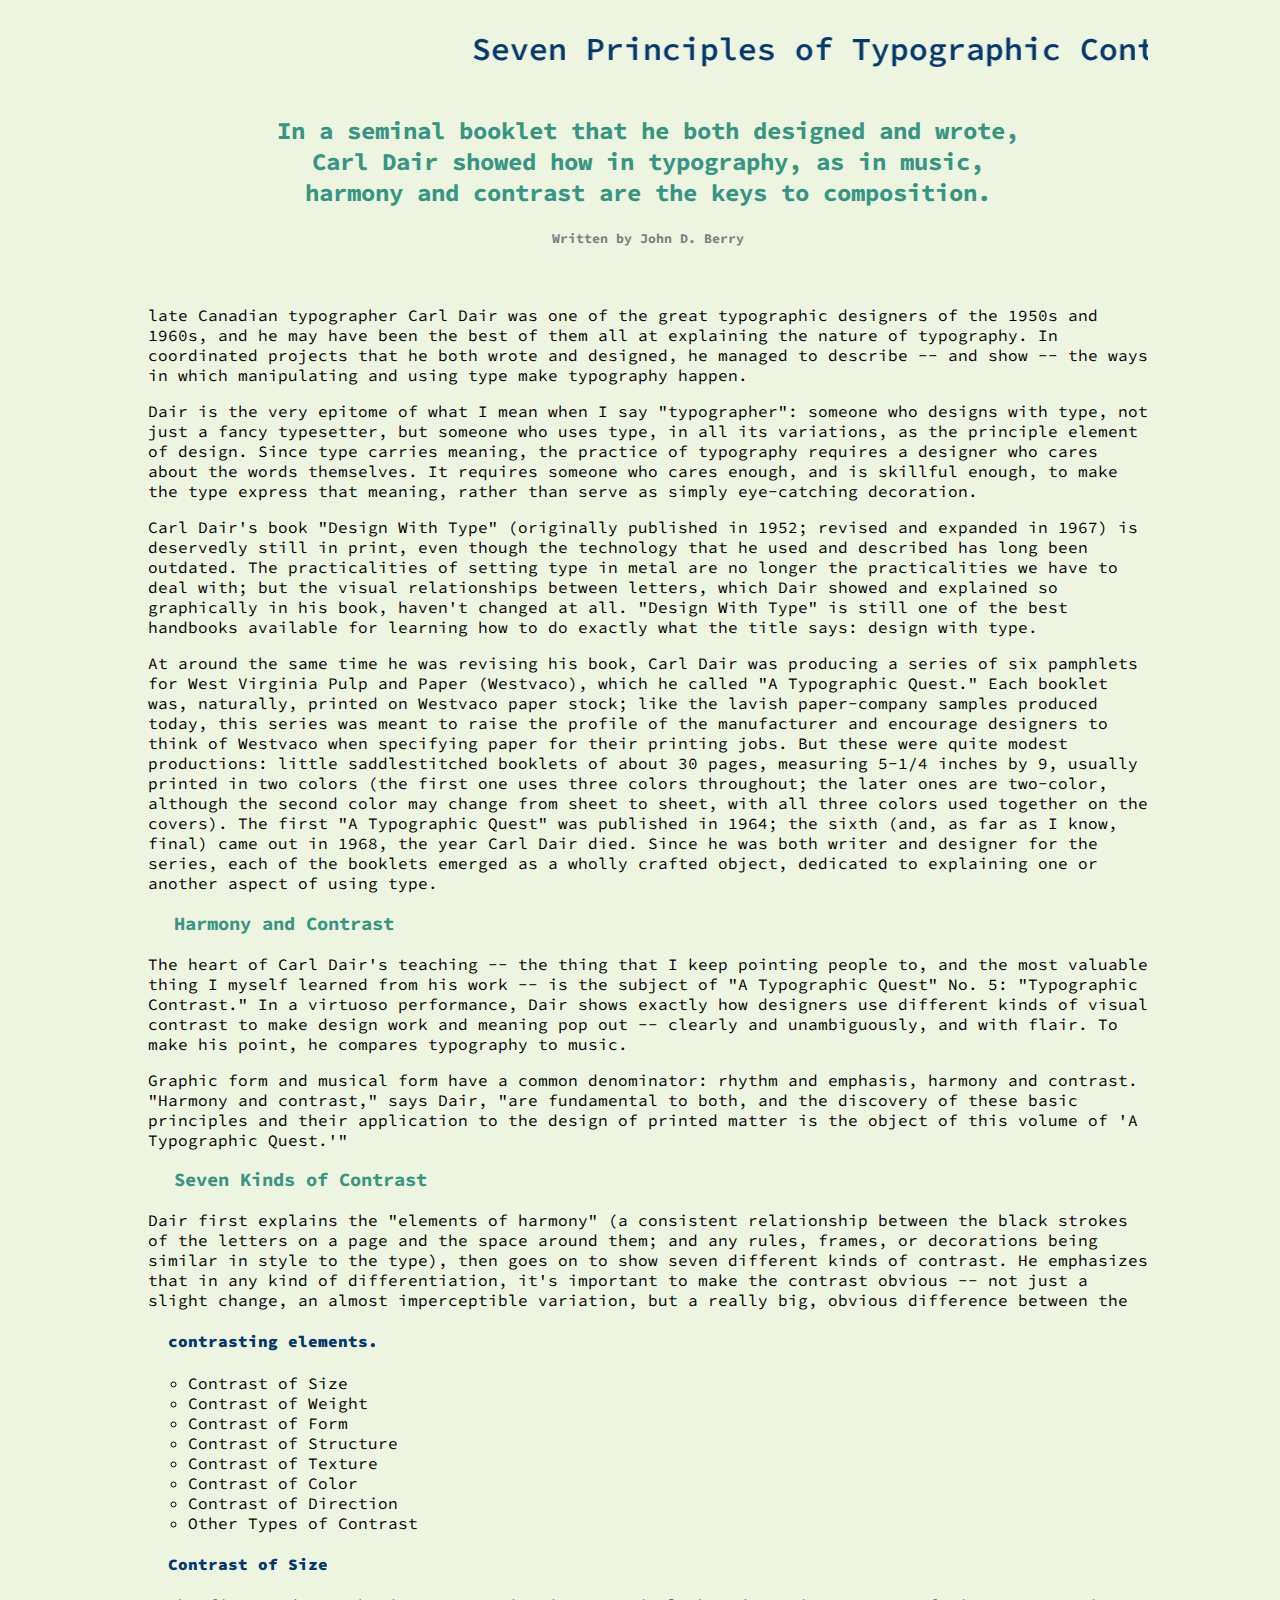
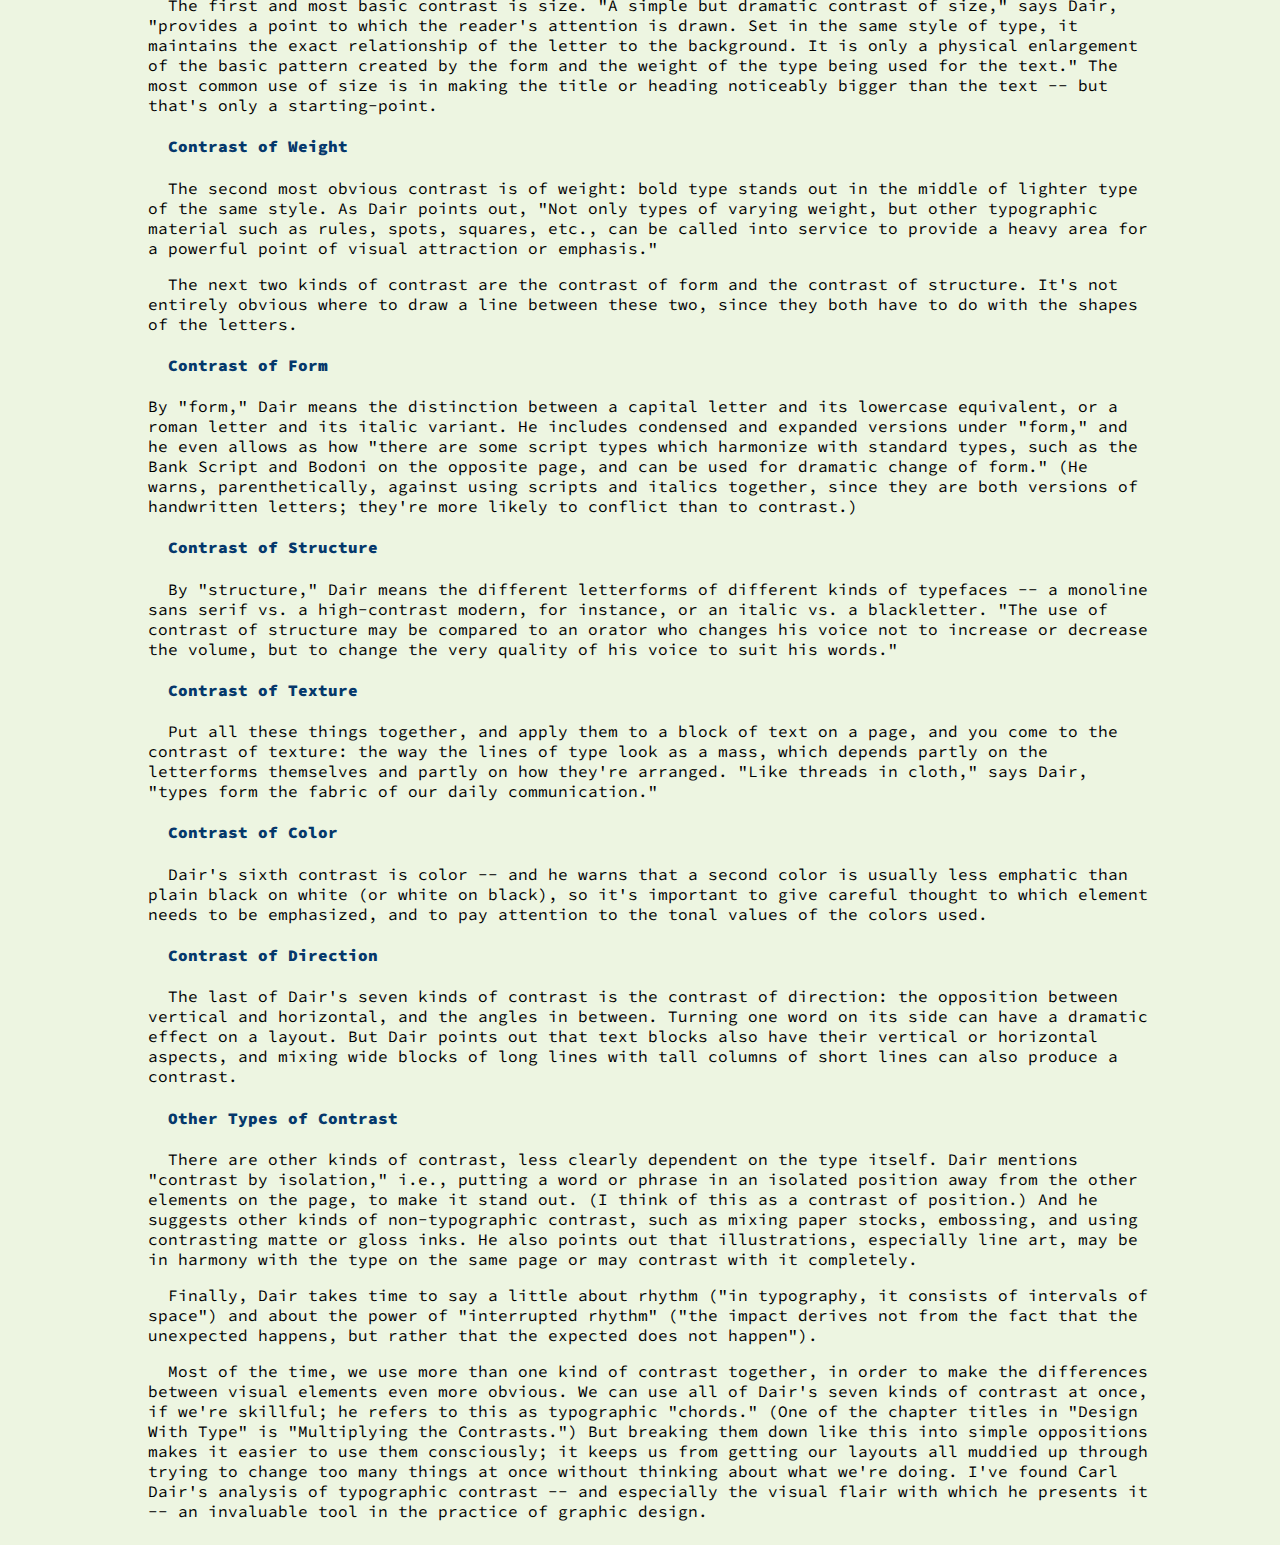
<file: e00sevenprinciple/index.html>
<!DOCTYPE html>
<html>
    <link href="https://fonts.googleapis.com/css?family=Source+Code+Pro:400,700,900" rel="stylesheet">
<head>
    <title>     Seven Principles of Typographic Contrast </title>
    <meta name="viewport" content="width=device-width, initial-scale=1.0">
    <link rel="shortcut icon" id="favicon" href="favicon.png">
    <style>
        h1 {color:#05386B;font-weight: 600; text-align:center;}
        h2 {color:#379683;size:18px; text-align:center;}
        h3 {color:#379683;text-indent: 26px; size:22px;}
        h4 {color:#05386B;text-indent: 20px; size:16px; font-weight:900;}
        h5 {color:grey; size:12px; text-align:center;}
        body {
            background-color: #EDF5E1;
            font-family: 'Source Code Pro', monospace;
            font-weight:400;
            }
        .wrapper{
            width:100vw;
            text-align: center;
            margin: 0;
            padding: 0;
        }
        ul {
            list-style-type: circle;
        }
        .titleText{
            display: inline-block;
            text-align:left;
            width: 80vw;
            max-width: 1000px;
            color:black;
            font-size: 16px;
        }
        .indBdy {text-indent:20px}
    </style>
</head>

<body>
    <div class="wrapper">
        <div class="titleText">
            <marquee behavior="alternate" scrollamount="3">
                <h1> Seven Principles of Typographic Contrast </h1>
            </marquee>
            <h2>
            In a seminal booklet that he both designed and wrote, <br>
            Carl Dair showed how in typography, as in music, <br>
            harmony and contrast are the keys to composition.
            </h2>
            <h5>
            Written by John D. Berry
            </h5>
            <br>
            <p></b> late Canadian typographer Carl Dair was one of the great typographic designers of the 1950s and 1960s, and he may have been the best of them all at explaining the nature of typography. In coordinated projects that he both wrote and designed, he managed to describe -- and show -- the ways in which manipulating and using type make typography happen.</p>

            <p>Dair is the very epitome of what I mean when I say "typographer": someone who designs with type, not just a fancy typesetter, but someone who uses type, in all its variations, as the principle element of design. Since type carries meaning, the practice of typography requires a designer who cares about the words themselves. It requires someone who cares enough, and is skillful enough, to make the type express that meaning, rather than serve as simply eye-catching decoration.</p>

            <p>Carl Dair's book "Design With Type" (originally published in 1952; revised and expanded in 1967) is deservedly still in print, even though the technology that he used and described has long been outdated. The practicalities of setting type in metal are no longer the practicalities we have to deal with; but the visual relationships between letters, which Dair showed and explained so graphically in his book, haven't changed at all. "Design With Type" is still one of the best handbooks available for learning how to do exactly what the title says: design with type.</p>

            <p>At around the same time he was revising his book, Carl Dair was producing a series of six pamphlets for West Virginia Pulp and Paper (Westvaco), which he called "A Typographic Quest." Each booklet was, naturally, printed on Westvaco paper stock; like the lavish paper-company samples produced today, this series was meant to raise the profile of the manufacturer and encourage designers to think of Westvaco when specifying paper for their printing jobs. But these were quite modest productions: little saddlestitched booklets of about 30 pages, measuring 5-1/4 inches by 9, usually printed in two colors (the first one uses three colors throughout; the later ones are two-color, although the second color may change from sheet to sheet, with all three colors used together on the covers). The first "A Typographic Quest" was published in 1964; the sixth (and, as far as I know, final) came out in 1968, the year Carl Dair died. Since he was both writer and designer for the series, each of the booklets emerged as a wholly crafted object, dedicated to explaining one or another aspect of using type.
            <p>

            <h3>Harmony and Contrast</h3>

            <p>The heart of Carl Dair's teaching -- the thing that I keep pointing people to, and the most valuable thing I myself learned from his work -- is the subject of "A Typographic Quest" No. 5: "Typographic Contrast." In a virtuoso performance, Dair shows exactly how designers use different kinds of visual contrast to make design work and meaning pop out -- clearly and unambiguously, and with flair. To make his point, he compares typography to music.</p>

            <p>Graphic form and musical form have a common denominator: rhythm and emphasis, harmony and contrast. "Harmony and contrast," says Dair, "are fundamental to both, and the discovery of these basic principles and their application to the design of printed matter is the object of this volume of 'A Typographic Quest.'"</p>

            <h3>Seven Kinds of Contrast</h3>

            <p>Dair first explains the "elements of harmony" (a consistent relationship between the black strokes of the letters on a page and the space around them; and any rules, frames, or decorations being similar in style to the type), then goes on to show seven different kinds of contrast. He emphasizes that in any kind of differentiation, it's important to make the contrast obvious -- not just a slight change, an almost imperceptible variation, but a really big, obvious difference between the</p>

            <div margin=20px>
                <h4> contrasting elements.</h4>

                    <ul>
                        <li> Contrast of Size </li>
                        <li> Contrast of Weight </li>
                        <li> Contrast of Form </li>
                        <li> Contrast of Structure </li>
                        <li> Contrast of Texture </li>
                        <li> Contrast of Color </li>
                        <li> Contrast of Direction </li>
                        <li> Other Types of Contrast </li>
                    </ul>
            </div>

            <h4>Contrast of Size</h4>

            <p class="indBdy">The first and most basic contrast is size. "A simple but dramatic contrast of size," says Dair, "provides a point to which the reader's attention is drawn. Set in the same style of type, it maintains the exact relationship of the letter to the background. It is only a physical enlargement of the basic pattern created by the form and the weight of the type being used for the text." The most common use of size is in making the title or heading noticeably bigger than the text -- but that's only a starting-point.</p>

            <h4>Contrast of Weight</h4>

            <p class="indBdy">The second most obvious contrast is of weight: bold type stands out in the middle of lighter type of the same style. As Dair points out, "Not only types of varying weight, but other typographic material such as rules, spots, squares, etc., can be called into service to provide a heavy area for a powerful point of visual attraction or emphasis."</p>

            <p class="indBdy">The next two kinds of contrast are the contrast of form and the contrast of structure. It's not entirely obvious where to draw a line between these two, since they both have to do with the shapes of the letters.</p>

            <h4 class="indBdy">Contrast of Form</h4>

            <p>By "form," Dair means the distinction between a capital letter and its lowercase equivalent, or a roman letter and its italic variant. He includes condensed and expanded versions under "form," and he even allows as how "there are some script types which harmonize with standard types, such as the Bank Script and Bodoni on the opposite page, and can be used for dramatic change of form." (He warns, parenthetically, against using scripts and italics together, since they are both versions of handwritten letters; they're more likely to conflict than to contrast.)</p>

            <h4>Contrast of Structure</h4>

            <p class="indBdy">By "structure," Dair means the different letterforms of different kinds of typefaces -- a monoline sans serif vs. a high-contrast modern, for instance, or an italic vs. a blackletter. "The use of contrast of structure may be compared to an orator who changes his voice not to increase or decrease the volume, but to change the very quality of his voice to suit his words."</p>

            <h4> Contrast of Texture</h4>

            <p class="indBdy">Put all these things together, and apply them to a block of text on a page, and you come to the contrast of texture: the way the lines of type look as a mass, which depends partly on the letterforms themselves and partly on how they're arranged. "Like threads in cloth," says Dair, "types form the fabric of our daily communication." </p>

            <h4>Contrast of Color</h4>

            <p class="indBdy"> Dair's sixth contrast is color -- and he warns that a second color is usually less emphatic than plain black on white (or white on black), so it's important to give careful thought to which element needs to be emphasized, and to pay attention to the tonal values of the colors used.</p>

            <h4>Contrast of Direction</h4>

            <p class="indBdy">The last of Dair's seven kinds of contrast is the contrast of direction: the opposition between vertical and horizontal, and the angles in between. Turning one word on its side can have a dramatic effect on a layout. But Dair points out that text blocks also have their vertical or horizontal aspects, and mixing wide blocks of long lines with tall columns of short lines can also produce a contrast.</p>

            <h4>Other Types of Contrast</h4>

            <p class="indBdy">There are other kinds of contrast, less clearly dependent on the type itself. Dair mentions "contrast by isolation," i.e., putting a word or phrase in an isolated position away from the other elements on the page, to make it stand out. (I think of this as a contrast of position.) And he suggests other kinds of non-typographic contrast, such as mixing paper stocks, embossing, and using contrasting matte or gloss inks. He also points out that illustrations, especially line art, may be in harmony with the type on the same page or may contrast with it completely.</p>

            <p class="indBdy">Finally, Dair takes time to say a little about rhythm ("in typography, it consists of intervals of space") and about the power of "interrupted rhythm" ("the impact derives not from the fact that the unexpected happens, but rather that the expected does not happen").</p>

            <p class="indBdy">Most of the time, we use more than one kind of contrast together, in order to make the differences between visual elements even more obvious. We can use all of Dair's seven kinds of contrast at once, if we're skillful; he refers to this as typographic "chords." (One of the chapter titles in "Design With Type" is "Multiplying the Contrasts.") But breaking them down like this into simple oppositions makes it easier to use them consciously; it keeps us from getting our layouts all muddied up through trying to change too many things at once without thinking about what we're doing. I've found Carl Dair's analysis of typographic contrast -- and especially the visual flair with which he presents it -- an invaluable tool in the practice of graphic design.</p>
        </div>
    </div>


</body>
</html>
</file>
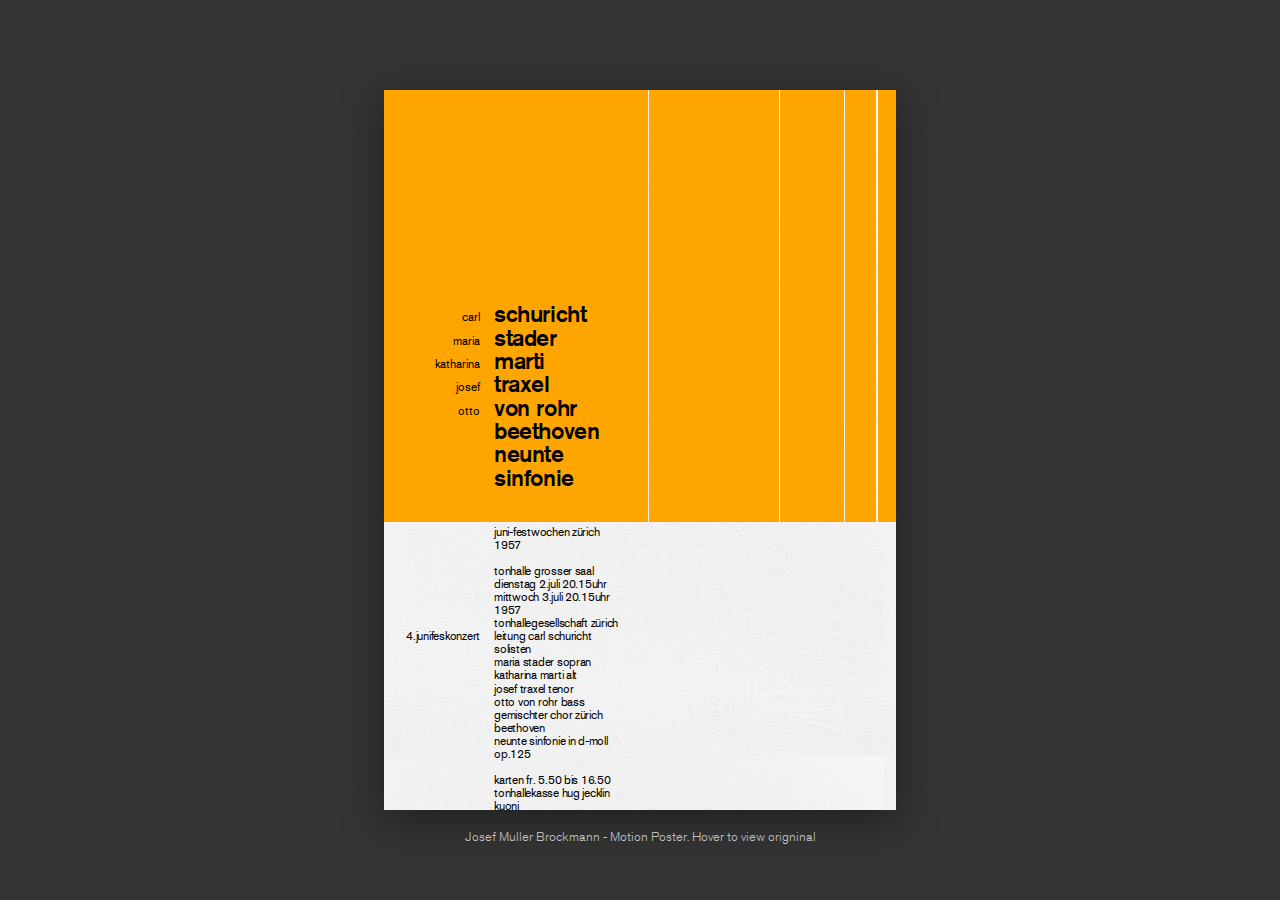
<file: e01mullerbrockmann/index.html>
<!doctype html>
<html lang="en">

<head>
    <title> Motion Poseter  </title>
    <link rel="shortcut icon" id="favicon" href="img/favicon.png">
    <meta charset="utf-8">
    <meta name="viewport" content="width=device-width, initial-scale=1.0">
    <link rel="stylesheet" href="css/styles.css">
</head>

<body>


    <div class="canvas z1">
        <div class="container graphicbox ">
            <div class="columns no5"></div>
            <div class="columns no4"></div>
            <div class="columns no3"></div>
            <div class="columns no2"></div>
            <div class="columns no1"></div>
        </div>
    </div>

    <div class="canvas z2">
        <div class="container textbox ">
            <div class="cell1">
                <ul class="type2">
                    <li>carl</li>
                    <li>maria</li>
                    <li>katharina</li>
                    <li>josef</li>
                    <li>otto</li>
                </ul>
            </div>
            <div class="cell2">
                <ul  class="type3">
                    <li>Schuricht</li>
                    <li>Stader</li>
                    <li>Marti</li>
                    <li>Traxel</li>
                    <li>Von rohr</li>
                    <li>Beethoven</li>
                    <li>Neunte sinfonie</li>
                </ul>
            </div>
            <div class="cell3">
                <ul  class="type1">
                    <br />
                    <br />
                    <br />
                    <br />
                    <br />
                    <br />
                    <br />
                    <br />
                    <li>4.junifeskonzert</li>
                </ul>
            </div>
            <div class="cell4">
                <ul class="type1">
                    <li>Juni-festwochen Zürich</li>
                    <li>1957</li>
                    <br />
                    <li>Tonhalle grosser Saal</li>
                    <li>Dienstag 2.juli 20.15uhr</li>
                    <li>Mittwoch 3.juli 20.15uhr</li>
                    <li>1957</li>
                    <li>tonhallegesellschaft zürich</li>
                    <li>leitung carl schuricht</li>
                    <li>solisten</li>
                    <li>maria stader sopran</li>
                    <li>katharina marti alt</li>
                    <li>josef traxel tenor</li>
                    <li>otto von rohr bass</li>
                    <li>gemischter chor zürich</li>
                    <li>beethoven</li>
                    <li>neunte sinfonie in d-moll</li>
                    <li>op.125</li>
                    <br />
                    <li>karten fr. 5.50 bis 16.50</li>
                    <li>tonhallekasse hug jecklin</li>
                    <li>kuoni</li>
                </ul>
            </div>
        </div>
    </div>

    <div class="canvas z3">
        <div class="container origninal">
            <img src="./img/poster.jpg" class="checker" >
        </div>
    </div>

    <div class="descpText z0">
        <p>
            Josef Muller Brockmann - Motion Poster. Hover to view origninal
        </p>
    </div>



</body>

</html>
</file>
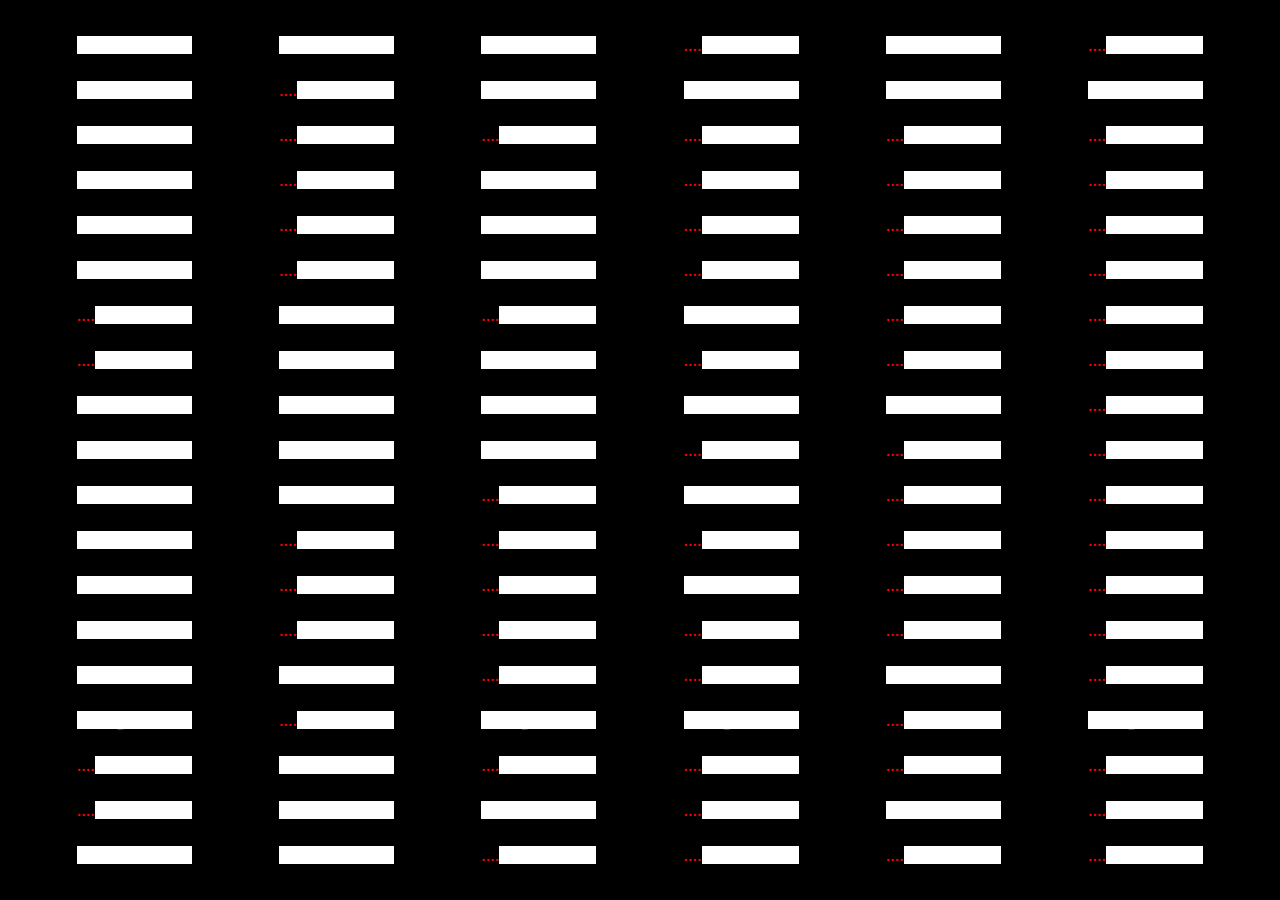
<file: p01lyrics/index.html>
<!doctype html>
<html lang="en">

<head>
    <title> Harder Better Stronger Faster </title>
    <link rel="shortcut icon" id="favicon" href="img/favicon.png">
    <meta name="viewport" content="width=device-width, initial-scale=1.0" charset="utf-8">
    <link rel="stylesheet" href="css/styles.css">
</head>
<body>
    <div class="bodyAligner">
        <div class="wrapper">
            <div class="columns c1">
                <div class="cell"><p>After</p><div class="tAfter"></div></div>
                <div class="cell"><p>Better</p><div class="tBetter"></div></div>
                <div class="cell"><p>Do</p><div class="tDo"></div></div>
                <div class="cell"><p>Ever</p><div class="tEver"></div></div>
                <div class="cell"><p>Faster</p><div class="tFaster"></div></div>
                <div class="cell"><p>Harder</p><div class="tHarder"></div></div>
                <div class="cell"><p>....</p><div class="Blnk"></div></div>
                <div class="cell"><p>....</p><div class="Blnk"></div></div>
                <div class="cell"><p>It</p><div class="tIt"></div></div>
                <div class="cell"><p>Make</p><div class="tMake"></div></div>
                <div class="cell"><p>Makes</p><div class="tMakes"></div></div>
                <div class="cell"><p>More</p><div class="tMore"></div></div>
                <div class="cell"><p>Never</p><div class="tNever"></div></div>
                <div class="cell"><p>Our</p><div class="tOur"></div></div>
                <div class="cell"><p>Over</p><div class="tOver"></div></div>
                <div class="cell"><p>Stronger</p><div class="tStronger"></div></div>
                <div class="cell"><p>....</p><div class="Blnk"></div></div>
                <div class="cell"><p>....</p><div class="Blnk"></div></div>
                <div class="cell"><p>Work</p><div class="tWork"></div></div>
            </div>

            <div class="columns c2">
                <div class="cell"><p>After</p><div class="tAfter"></div></div>
                <div class="cell"><p>....</p><div class="Blnk"></div></div>
                <div class="cell"><p>....</p><div class="Blnk"></div></div>
                <div class="cell"><p>....</p><div class="Blnk"></div></div>
                <div class="cell"><p>....</p><div class="Blnk"></div></div>
                <div class="cell"><p>....</p><div class="Blnk"></div></div>
                <div class="cell"><p>Hour</p><div class="tHour"></div></div>
                <div class="cell"><p>Is</p><div class="tIs"></div></div>
                <div class="cell"><p>It</p><div class="tIt"></div></div>
                <div class="cell"><p>Make</p><div class="tMake"></div></div>
                <div class="cell"><p>Makes</p><div class="tMakes"></div></div>
                 <div class="cell"><p>....</p><div class="Blnk"></div></div>
                <div class="cell"><p>....</p><div class="Blnk"></div></div>
                <div class="cell"><p>....</p><div class="Blnk"></div></div>
                <div class="cell"><p>Over</p><div class="tOver"></div></div>
                <div class="cell"><p>....</p><div class="Blnk"></div></div>
                <div class="cell"><p>Than</p><div class="tThan"></div></div>
                <div class="cell"><p>Us</p><div class="tUs"></div></div>
                <div class="cell"><p>Work</p><div class="tWork"></div></div>
            </div>

            <div class="columns c3">
                <div class="cell"><p>After</p><div class="tAfter"></div></div>
                <div class="cell"><p>Better</p><div class="tBetter"></div></div>
                <div class="cell"><p>....</p><div class="Blnk"></div></div>
                <div class="cell"><p>Ever</p><div class="tEver"></div></div>
                <div class="cell"><p>Faster</p><div class="tFaster"></div></div>
                <div class="cell"><p>Harder</p><div class="tHarder"></div></div>
                <div class="cell"><p>....</p><div class="Blnk"></div></div>
                <div class="cell"><p>Is</p><div class="tIs"></div></div>
                <div class="cell"><p>It</p><div class="tIt"></div></div>
                <div class="cell"><p>Make</p><div class="tMake"></div></div>
                <div class="cell"><p>....</p><div class="Blnk"></div></div>
                <div class="cell"><p>....</p><div class="Blnk"></div></div>
                <div class="cell"><p>....</p><div class="Blnk"></div></div>
                <div class="cell"><p>....</p><div class="Blnk"></div></div>
                <div class="cell"><p>....</p><div class="Blnk"></div></div>
                <div class="cell"><p>Stronger</p><div class="tStronger"></div></div>
                <div class="cell"><p>....</p><div class="Blnk"></div></div>
                <div class="cell"><p>Us</p><div class="tUs"></div></div>
                <div class="cell"><p>....</p><div class="Blnk"></div></div>
            </div>

            <div class="columns c4">
                <div class="cell"><p>....</p><div class="Blnk"></div></div>
                <div class="cell"><p>Better</p><div class="tBetter"></div></div>
                <div class="cell"><p>....</p><div class="Blnk"></div></div>
                <div class="cell"><p>....</p><div class="Blnk"></div></div>
                <div class="cell"><p>....</p><div class="Blnk"></div></div>
                <div class="cell"><p>....</p><div class="Blnk"></div></div>
                <div class="cell"><p>Hour</p><div class="tHour"></div></div>
                <div class="cell"><p>....</p><div class="Blnk"></div></div>
                <div class="cell"><p>It</p><div class="tIt"></div></div>
                <div class="cell"><p>....</p><div class="Blnk"></div></div>
                <div class="cell"><p>Makes</p><div class="tMakes"></div></div>
                <div class="cell"><p>....</p><div class="Blnk"></div></div>
                <div class="cell"><p>Never</p><div class="tNever"></div></div>
                <div class="cell"><p>....</p><div class="Blnk"></div></div>
                <div class="cell"><p>....</p><div class="Blnk"></div></div>
                <div class="cell"><p>Stronger</p><div class="tStronger"></div></div>
                <div class="cell"><p>....</p><div class="Blnk"></div></div>
                <div class="cell"><p>....</p><div class="Blnk"></div></div>
                <div class="cell"><p>....</p><div class="Blnk"></div></div>
            </div>

            <div class="columns c5">
                <div class="cell"><p>After</p><div class="tAfter"></div></div>
                <div class="cell"><p>Better</p><div class="tBetter"></div></div>
                <div class="cell"><p>....</p><div class="Blnk"></div></div>
                <div class="cell"><p>....</p><div class="Blnk"></div></div>
                <div class="cell"><p>....</p><div class="Blnk"></div></div>
                <div class="cell"><p>....</p><div class="Blnk"></div></div>
                <div class="cell"><p>....</p><div class="Blnk"></div></div>
                <div class="cell"><p>....</p><div class="Blnk"></div></div>
                <div class="cell"><p>It</p><div class="tIt"></div></div>
                <div class="cell"><p>....</p><div class="Blnk"></div></div>
                <div class="cell"><p>....</p><div class="Blnk"></div></div>
                <div class="cell"><p>....</p><div class="Blnk"></div></div>
                <div class="cell"><p>....</p><div class="Blnk"></div></div>
                <div class="cell"><p>....</p><div class="Blnk"></div></div>
                <div class="cell"><p>Over</p><div class="tOver"></div></div>
                <div class="cell"><p>....</p><div class="Blnk"></div></div>
                <div class="cell"><p>....</p><div class="Blnk"></div></div>
                <div class="cell"><p>Us</p><div class="tUs"></div></div>
                <div class="cell"><p>....</p><div class="Blnk"></div></div>
            </div>

            <div class="columns c6">
                <div class="cell"><p>....</p><div class="Blnk"></div></div>
                <div class="cell"><p>Better</p><div class="tBetter"></div></div>
                <div class="cell"><p>....</p><div class="Blnk"></div></div>
                <div class="cell"><p>....</p><div class="Blnk"></div></div>
                <div class="cell"><p>....</p><div class="Blnk"></div></div>
                <div class="cell"><p>....</p><div class="Blnk"></div></div>
                <div class="cell"><p>....</p><div class="Blnk"></div></div>
                <div class="cell"><p>....</p><div class="Blnk"></div></div>
                <div class="cell"><p>....</p><div class="Blnk"></div></div>
                <div class="cell"><p>....</p><div class="Blnk"></div></div>
                <div class="cell"><p>....</p><div class="Blnk"></div></div>
                <div class="cell"><p>....</p><div class="Blnk"></div></div>
                <div class="cell"><p>....</p><div class="Blnk"></div></div>
                <div class="cell"><p>....</p><div class="Blnk"></div></div>
                <div class="cell"><p>....</p><div class="Blnk"></div></div>
                <div class="cell"><p>Stronger</p><div class="tStronger"></div></div>
                <div class="cell"><p>....</p><div class="Blnk"></div></div>
                <div class="cell"><p>....</p><div class="Blnk"></div></div>
                <div class="cell"><p>....</p><div class="Blnk"></div></div>
            </div>
        </div>
    </div>
    <!-- <iframe src="./sound/harderbetter.mp3" allow="autoplay" id="audio" style="display:none"></iframe> -->


</body>
</html>
</file>
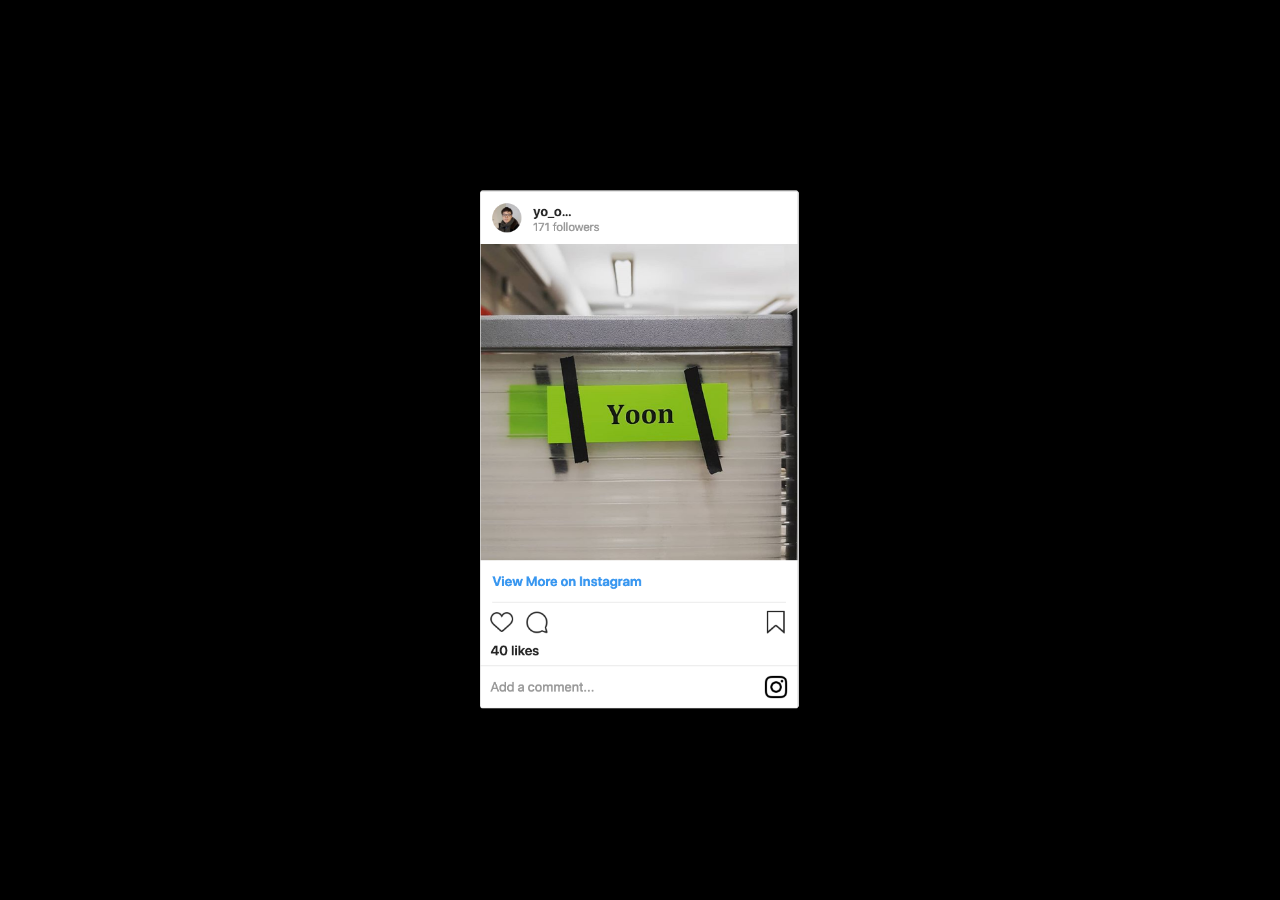
<file: about.html>
<!doctype html>
<html lang="en">

<head>
    <title> check me out on Instagram </title>
    <link rel="shortcut icon" id="favicon" href="img/favicon_about.png">
    <!-- <meta http-equiv='refresh' content='0; URL=http://www.instagram.com/yo_onkim/'> -->
    <meta charset="utf-8">
    <meta name="viewport" content="width=device-width, initial-scale=1.0">
    <style>
    body{
        margin: 0;
        padding:0;
        overflow: hidden;
    }
    div{
        width:100vw;
        height: 100vh;
        display: flex;
        flex-direction: column;
        justify-content: center;
        align-items: center;
        background-color: black;
    }
    a{
        color:grey;
        text-decoration: none;
        font-family: sans-serif;
        text-align: center;
        font-size: 1.5em;
        line-height: 1.5em;
    }
    img{ height:60vh;}
    </style>

</head>

<body>
    <a href="https://www.instagram.com/yo_onkim/" target="_blank">
        <div>
            <img src="./img/aboutfake.png" />
            <!-- <br />
            This was originally a live embeded instagram post, <br />
            but since Github doesn't allow instagram post embedding, <br />
            I've just put an image. Click to check me out on Instagram. -->
        </div>
    </a>
</body>

</html>
</file>
<file: e01mullerbrockmann/css/styles.css>
/* Global Elment
-----------------------*/

* {
    margin: 0;
    padding: 0;
    border: 0;
}

@font-face {
    font-family: 'akzidenz-grotesk_bq_lightRg';
    src: url('../fonts/akzidenzgrotesk-light-webfont.woff2') format('woff2'),
         url('../fontsakzidenzgrotesk-light-webfont.woff') format('woff');
    font-weight: normal;
    font-style: normal;
}
@font-face {
    font-family: 'akzidenz-grotesk_bqmedium';
    src: url('../fonts/akzidenzgrotesk-medium-webfont.woff2') format('woff2'),
         url('../fonts/akzidenzgrotesk-medium-webfont.woff') format('woff');
    font-weight: normal;
    font-style: normal;
}
@font-face {
    font-family: 'akzidenz-grotesk_bqregular';
    src: url('../fonts/akzidenzgrotesk-regular-webfont.woff2') format('woff2'),
         url('../fonts/akzidenzgrotesk-regular-webfont.woff') format('woff');
    font-weight: normal;
    font-style: normal;
}


body {
    text-align: center;
    background-color: rgb(52, 52, 52);
    text-transform: lowercase;
}

/* Z-Index Index
-----------------------*/
.z1 {z-index: 1;}
.z2 {z-index: 2;}
.z3 {z-index: 3;}
.z0 {z-index: 0;}


/* Layout
-----------------------*/
.canvas {
    height:100vh;
    width:100vw;
    display: flex;
    justify-content: center;
    position: absolute;
}

.descpText {
    height:100vh;
    width:100vw;
    overflow: hidden;
    text-transform: none;
    display: flex;
    align-items: flex-end;
    justify-content: center;
    font-size: 1.4vh;
    line-height: 14vh;
    color: lightgrey;
    font-weight: 400;
    font-family: 'akzidenz-grotesk_bq_lightRg', sans-serif;
}
.container {
    height :80vh;
    width : calc(80*0.71vh);
    min-width: width : calc(80*0.71vh);
    margin: 10vh;
    flex-shrink: 0;
}

.graphicbox {
    box-shadow: 0px 10px 40px rgba(0, 0, 0, 0.4);
    background-color: rgba(247, 247, 247, 1);
    display:flex;
    justify-content: space-between;
    background-repeat: repeat;
    background-image: url(../img/paperBg.jpeg);
}

.columns {
    background-color: orange;
    height : 48vh;
    color: blue;
}

.no1 { width : 3.5%;  margin: 0; animation: piston 1.5s 0.8s ease-in-out infinite;}
.no2 { width : 6.0%;  margin: 0; animation: piston 1.5s 0.47s ease-in-out infinite;}
.no3 { width : 12.5%; margin: 0; animation: piston 1.5s 0.2s ease-in-out infinite;}
.no4 { width : 25.3%; margin: 0; animation: piston 1.5s 0.4s ease-in-out infinite;}
.no5 { width : 51.5%; margin: 0; animation: piston 1.5s 0.8s ease-in-out  infinite;}

@keyframes piston {
  000% {margin: 00vh 0 0 0;}
  025% {margin: 32vh 0 0 0;}
  100% {margin: 00vh 0 0 0;}
}

.textbox {
    /* Background-color: rgba(68, 191, 236, 0.53);  /* for Testing Only */ */
    top:-100vh;
    display:grid;
    grid-template-columns: 18.7% 2.8% 30% auto;
    grid-template-rows: 29.5% 0.55% 30.5% auto;
}

.cell1 {
    grid-column: 1 /2;
    grid-row: 3/4;
    text-align: right;
}
.cell2 {
    grid-column: 3/4;
    grid-row: 2/4;
    text-align: left;
}
.cell3 {
    grid-column: 1 /2;
    grid-row: 4/5;
    text-align: right;
}
.cell4 {
    grid-column: 3 /4;
    grid-row: 4/5;
    text-align: left;
}

ul { list-style-type: none; }

.type1{
    font-size: 1.28vh;
    line-height:1.45vh;
    letter-spacing: -0.03vh;
    font-family: 'akzidenz-grotesk_bqregular', sans-serif;
    }
.type2{
    font-size: 1.3vh;
    line-height:2.59vh;
    font-family: 'akzidenz-grotesk_bqregular', sans-serif;
    }
.type3{
    font-size: 2.5vh;
    line-height:2.59vh;
    letter-spacing: -0.05vh;
    font-family: 'akzidenz-grotesk_bqmedium', sans-serif;
    }


.origninal{
    top:-200vh;
    background-image: none;
    background-size: cover;
    transition: 0.5s;
}

.checker {
    max-width: 100%;
    opacity: 0;
    transition: 0.5s;
    filter: invert(0);
}
.checker:hover {
    opacity: 1;
    transition: 0.7s;
}
</file>
<file: p01lyrics/css/styles.css>
/* Global elements
-----------------------*/
@font-face {
  font-family: 'PFDin-Regular5';
  src: url('font/PFDin-Regular5.eot') format('embedded-opentype');
}

body{ margin: 0px; font: 2vh 'PFDin'; background-color: black;
    display:flex; align-items: center;}
div { box-sizing: border-box;}

.bodyAligner{
    width:100vw;
    height:100vh;
    display:flex;
    align-items: center;
    justify-content: center;
    overflow: auto;
}

.wrapper {
    /* background-color: lightgreen;  /*TESTER-*/ */
    height:90vh;
    display:flex;
    align-items: flex-start;

}
.columns {
    /* background-color:yellow; /*TESTER-*/ */
    background-color: white;
    width:9vw;
    min-width: 80px;
    margin: 0 3.4vw;
    display:flex;
    align-content: center;
    justify-content: center;
    flex-direction: column;
}
.cell{
    /* background-color:lightgrey; /*TESTER-*/ */
    background-color: white;
    width:100%;
    height:4vh;
    min-height: 20px;
    margin: 0.5vh 0;
    display: table;
    position: relative;
    color:red;
    display:flex;
    align-items: center;
}
.cell>p{
    display: table-cell;
    vertical-align: middle
}
div[class^="t"]{
    background-color: #ffffff;
    position:absolute;
    width: 9vw;
    min-width: 80px;
    height: 2vh;
    min-height: 10px;
    right:0;
    top:25%;
    transition: 0.2s; ease-in-out; */
    opacity: 0.4;
}

div[class="Blnk"]{
    background-color: #ffffff;
    width: 9vw;
    min-width: 80px;
    height: 2vh;
    min-height: 10px;
    animation-name: hue;
    animation-duration: 1s;
    animation-iteration-count: infinite;
    animation-direction: alternate;
  }


div[class^="tW"]{animation: autoreveal 8s 1s  infinite;}
div[class="tIt"]{animation: autoreveal3 8s 1.5s  infinite;}

div[class="tMake"]{animation: autoreveal 8s 3s  infinite;}

div[class^="tD"]{animation: autoreveal 8s 5s  infinite;}

div[class="tMakes"]{animation: autoreveal 8s 7s  infinite;}
div[class^="tU"]{animation: autoreveal4 8s 7.7s  infinite;}


/* 20 words class
-----------------------*/

div.tAfter:hover    { width:2vw; min-width: 30px; background-color: red;}
div.tBetter:hover   { width:2vw; min-width: 30px; background-color: red;}
div.tDo:hover       { width:6vw; min-width: 30px; background-color: red;}
div.tEver:hover     { width:5vw; min-width: 30px; background-color: red;}/* TEMP:  */
div.tFaster:hover   { width:2vw; min-width: 30px; background-color: red;}
div.tHarder:hover   { width:2vw; min-width: 30px; background-color: red;}
div.tHour:hover     { width:4vw; min-width: 30px; background-color: red;}
div.tIs:hover       { width:6vw; min-width: 90px; background-color: red;}
div.tIt:hover       { width:6vw; min-width: 90px; background-color: red;}
div.tMake:hover     { width:4vw; min-width: 30px; background-color: red;}
div.tMakes:hover    { width:3vw; min-width: 30px; background-color: red;}
div.tMore:hover     { width:4vw; min-width: 30px; background-color: red;}
div.tNever:hover    { width:3vw; min-width: 30px; background-color: red;}
div.tOur:hover      { width:5vw; min-width: 30px; background-color: red;}
div.tOver:hover     { width:4vw; min-width: 30px; background-color: red;}
div.tStronger:hover { width:1vw; min-width: 30px; background-color: red;}
div.tThan:hover     { width:4vw; min-width: 30px; background-color: red;}
div.tUs:hover       { width:5vw; min-width: 90px; background-color: red;}
div.tWork:hover     { width:4vw; min-width: 30px; background-color: red;}

@keyframes hue {
  from {background-color: blue;}
  50% {background-color: lightgreen;}
  to {background-color: yellow;}
}

@keyframes autoreveal {
    7%   {width:2vw; min-width: 30px; background-color: green;}
    14%  {width:9vw; min-width: 80px; background-color: white;}
    100% {width:9vw; min-width: 80px; background-color: white;}
}

@keyframes autoreveal2 {
    5%   {width:4vw; min-width: 30px; background-colored: green;}
    10%  {width:9vw; min-width: 80px; background-color: white;}
    100% {width:9vw; min-width: 80px; background-color: white;}
}

@keyframes autoreveal3 {
    5%   {width:4vw; min-width: 30px; background-color: blue;}
    10%  {width:9vw; min-width: 80px; background-color: white;}
    28%  {width:9vw; min-width: 80px; background-color: white;}
    33%  {width:4vw; min-width: 30px; background-color: blue;}
    38%  {width:9vw; min-width: 80px; background-color: white;}
    53%  {width:9vw; min-width: 80px; background-color: white;}
    58%  {width:4vw; min-width: 30px; background-color: blue;}
    63%  {width:9vw; min-width: 80px; background-color: white;}
    100% {width:9vw; min-width: 80px; background-color: white;}
}

@keyframes autoreveal4 {
    5%   {width:4vw; min-width: 30px; background-colored: green;}
    10%  {width:9vw; min-width: 80px; background-color: white;}
    100% {width:9vw; min-width: 80px; background-color: white;}
}
</file>
